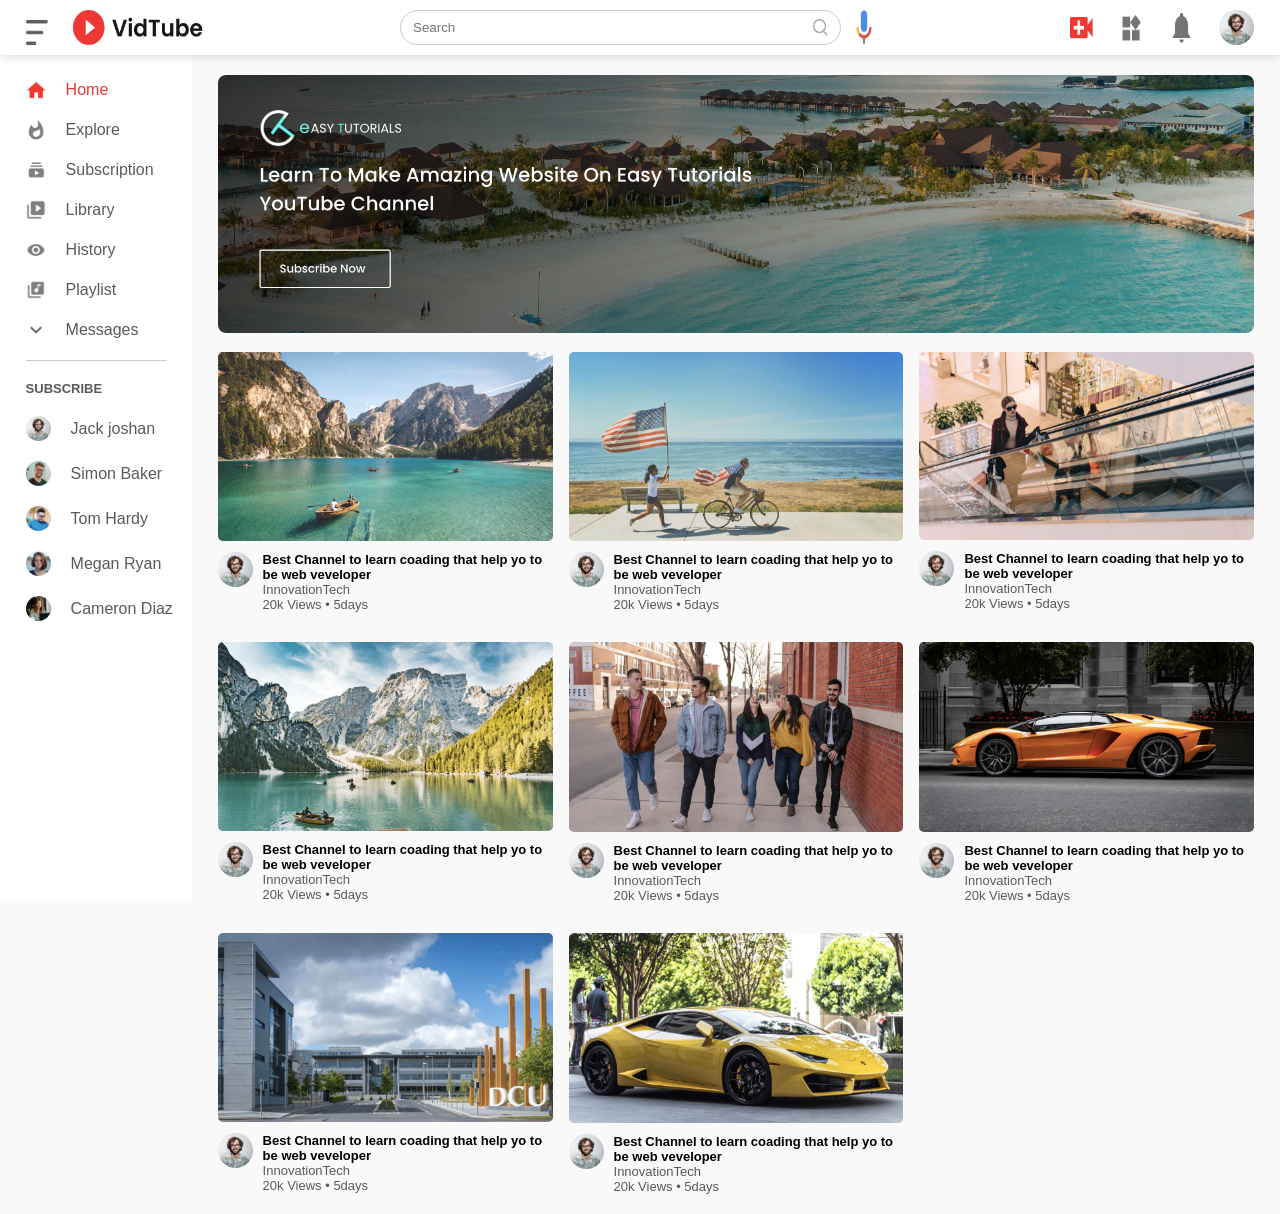
<file: index.html>
<!DOCTYPE html>
<html lang="en">
<head>
    <meta charset="UTF-8">
    <meta name="viewport" content="width=device-width, initial-scale=1.0">
    <title>Youtub clone</title>
    <link rel="stylesheet" href="style.css">
</head>
<body>
<!---------[1] navbar---------------->
    <nav class="flex-div">
        <!-- left nav -->
        <div class="nav-left flex-div">
            <img src="images/menu.png" class="menu-icon">
            <img src="images/logo.png" class="logo">
        </div>

        <!-- middle nav -->
        <div class="nav-middle flex-div">
            <div class="search-box flex-div">
                <input type="text" placeholder="Search">
                <img src="images/search.png" >
            </div>
            <img src="images/voice-search.png" class="mic-icon">
        </div>
        
        <!-- right nav -->
        <div class="nav-right flex-div">
            <img src="images/upload.png">
            <img src="images/more.png" >
            <img src="images/notification.png" >
            <img src="images/Jack.png" class="user-icon">
        </div>
    </nav>
<!---------[2] sidebar---------------->
    <div class="sidebar">
        <div class="shortcut-links">
            <a href=""><img src="images/home.png"><p>Home</p></a>
            <a href=""><img src="images/explore.png"><p>Explore</p></a>
            <a href=""><img src="images/subscriprion.png"><p>Subscription</p></a>
            <a href=""><img src="images/library.png"><p>Library</p></a>
            <a href=""><img src="images/history.png"><p>History</p></a>
            <a href=""><img src="images/playlist.png"><p>Playlist</p></a>
            <a href=""><img src="images/show-more.png"><p>Messages</p></a>
            <hr>
        </div>
        <!-- subscribe list -->
        <div class="subscribe-list">
            <h3>SUBSCRIBE</h3>
            <a href=""><img src="images/Jack.png"><p>Jack joshan</p></a>
            <a href=""><img src="images/simon.png"><p>Simon Baker</p></a>
            <a href=""><img src="images/tom.png"><p>Tom Hardy</p></a>
            <a href=""><img src="images/megan.png"><p>Megan Ryan</p></a>
            <a href=""><img src="images/cameron.png"><p>Cameron Diaz</p></a>
        </div>
    </div>

<!---------------[3] main ----------------------->
    <div class="container">
        <div class="banner">
            <img src="images/banner.png">
        </div>
        <div class="list-container">
            <div class="vid-list">
                <a href="play-video.html"><img src="images/thumbnail1.png" class="thumbnail" ></a>
                <div class="flex-div">
                    <img src="images/Jack.png">
                    <div class="vid-info">
                        <a href="play-video.html">Best Channel to learn coading that help yo to be web veveloper</a>
                        <p>InnovationTech</p>
                        <p>20k Views &bull; 5days</p>
                    </div>
                </div>
            </div>
            <div class="vid-list">
                <a href=""><img src="images/thumbnail2.png" class="thumbnail" ></a>
                <div class="flex-div">
                    <img src="images/Jack.png">
                    <div class="vid-info">
                        <a href="">Best Channel to learn coading that help yo to be web veveloper</a>
                        <p>InnovationTech</p>
                        <p>20k Views &bull; 5days</p>
                    </div>
                </div>
            </div>
            <div class="vid-list">
                <a href=""><img src="images/thumbnail3.png" class="thumbnail" ></a>
                <div class="flex-div">
                    <img src="images/Jack.png">
                    <div class="vid-info">
                        <a href="">Best Channel to learn coading that help yo to be web veveloper</a>
                        <p>InnovationTech</p>
                        <p>20k Views &bull; 5days</p>
                    </div>
                </div>
            </div>
            <div class="vid-list">
                <a href=""><img src="images/thumbnail4.png" class="thumbnail" ></a>
                <div class="flex-div">
                    <img src="images/Jack.png">
                    <div class="vid-info">
                        <a href="">Best Channel to learn coading that help yo to be web veveloper</a>
                        <p>InnovationTech</p>
                        <p>20k Views &bull; 5days</p>
                    </div>
                </div>
            </div>
            <div class="vid-list">
                <a href=""><img src="images/thumbnail5.png" class="thumbnail" ></a>
                <div class="flex-div">
                    <img src="images/Jack.png">
                    <div class="vid-info">
                        <a href="">Best Channel to learn coading that help yo to be web veveloper</a>
                        <p>InnovationTech</p>
                        <p>20k Views &bull; 5days</p>
                    </div>
                </div>
            </div>
            <div class="vid-list">
                <a href=""><img src="images/thumbnail6.png" class="thumbnail" ></a>
                <div class="flex-div">
                    <img src="images/Jack.png">
                    <div class="vid-info">
                        <a href="">Best Channel to learn coading that help yo to be web veveloper</a>
                        <p>InnovationTech</p>
                        <p>20k Views &bull; 5days</p>
                    </div>
                </div>
            </div>
            <div class="vid-list">
                <a href=""><img src="images/thumbnail7.png" class="thumbnail" ></a>
                <div class="flex-div">
                    <img src="images/Jack.png">
                    <div class="vid-info">
                        <a href="">Best Channel to learn coading that help yo to be web veveloper</a>
                        <p>InnovationTech</p>
                        <p>20k Views &bull; 5days</p>
                    </div>
                </div>
            </div>
            <div class="vid-list">
                <a href=""><img src="images/thumbnail8.png" class="thumbnail" ></a>
                <div class="flex-div">
                    <img src="images/Jack.png">
                    <div class="vid-info">
                        <a href="">Best Channel to learn coading that help yo to be web veveloper</a>
                        <p>InnovationTech</p>
                        <p>20k Views &bull; 5days</p>
                    </div>
                </div>
            </div>

    </div>
<!--  -->
<script src="script.js"></script>
</body>
</html>
</file>
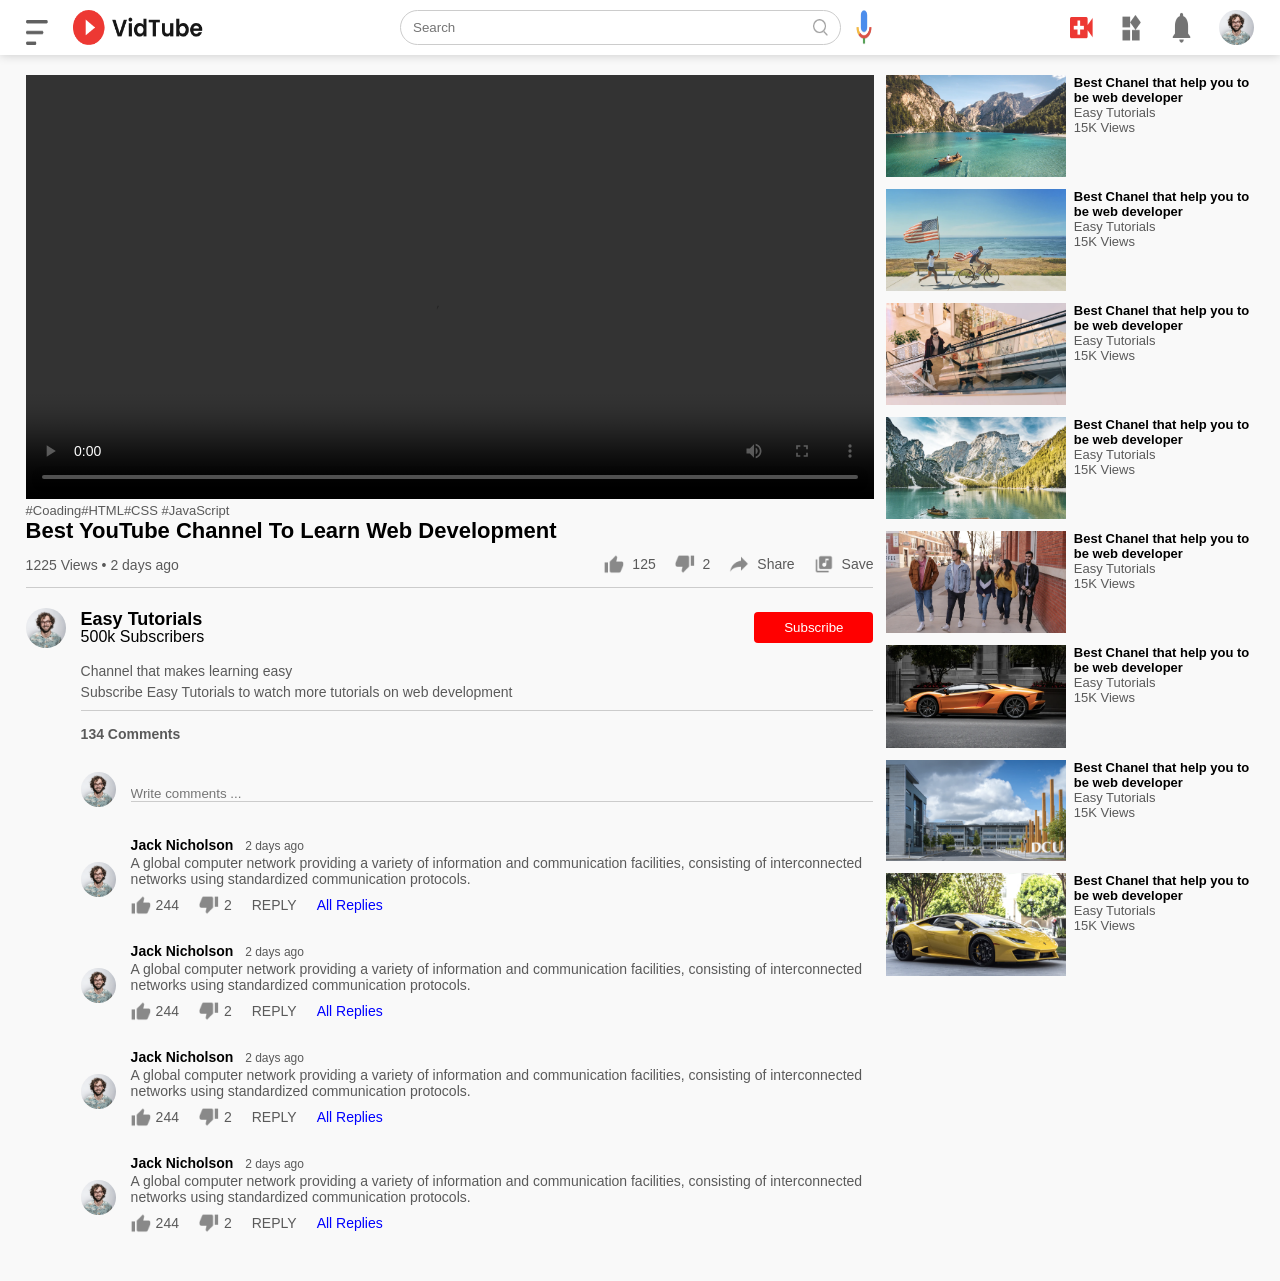
<file: play-video.html>
<!DOCTYPE html>
<html lang="en">
<head>
    <meta charset="UTF-8">
    <meta name="viewport" content="width=device-width, initial-scale=1.0">
    <title>Play Video - Easy Tutorials Youtub Channel</title>
    <link rel="stylesheet" href="style.css">
</head>
<body>
    <!---------[1] navbar---------------->
    <nav class="flex-div">
        <!-- left nav -->
        <div class="nav-left flex-div">
            <img src="images/menu.png" class="menu-icon">
            <img src="images/logo.png" class="logo">
        </div>

        <!-- middle nav -->
        <div class="nav-middle flex-div">
            <div class="search-box flex-div">
                <input type="text" placeholder="Search">
                <img src="images/search.png" >
            </div>
            <img src="images/voice-search.png" class="mic-icon">
        </div>
        
        <!-- right nav -->
        <div class="nav-right flex-div">
            <img src="images/upload.png">
            <img src="images/more.png" >
            <img src="images/notification.png" >
            <img src="images/Jack.png" class="user-icon">
        </div>
    </nav>
    
    <div class="container play-container">
        <div class="row">
            <div class="play-video">
                <video controls autoplay>
                    <source src="images/video.mp4" type="video/mp4">
                </video>
                <div class="tags">
                    <a href="">#Coading</a><a href="">#HTML</a><a href="">#CSS</a>
                    <a href="">#JavaScript</a>
                </div>
                <h3>Best YouTube Channel To Learn Web Development</h3>
                <div class="play-video-info">
                    <p>1225 Views &bull; 2 days ago</p>
                    <div>
                        <a href=""><img src="images/like.png">125</a>
                        <a href=""><img src="images/dislike.png">2</a>
                        <a href=""><img src="images/share.png">Share</a>
                        <a href=""><img src="images/save.png">Save</a>
                    </div>
                </div>
                <hr>
                <div class="plublisher">
                    <img src="images/Jack.png">
                    <div>
                        <p>Easy Tutorials</p>
                        <span>500k Subscribers</span>
                    </div>
                    <button type="button">Subscribe</button>
                </div>
                <div class="vid-description">
                    <p>Channel that makes learning easy</p>
                    <p>Subscribe Easy Tutorials to watch more tutorials on web development</p>
                    <hr>
                    <h4>134 Comments</h4>
                    <div class="add-comment">                    
                        <img src="images/Jack.png">
                        <input type="text" placeholder="Write comments ... ">
                    </div>
                    
                    <div class="old-comment">
                        <img src="images/Jack.png">
                        <div>
                            <h3>Jack Nicholson <span>2 days ago</span></h3>
                            <p> A global computer network providing a variety of information
                                and communication facilities, consisting of interconnected
                                networks using standardized communication protocols.
                            </p>
                            <div class="acomment-action">
                                <img src="images/like.png" >
                                <span>244</span>
                                <img src="images/dislike.png">
                                <span>2</span>
                                <span>REPLY</span>
                                <a href="">All Replies</a>
                            </div>
                        </div>
                    </div>
                    <div class="old-comment">
                        <img src="images/Jack.png">
                        <div>
                            <h3>Jack Nicholson <span>2 days ago</span></h3>
                            <p> A global computer network providing a variety of information
                                and communication facilities, consisting of interconnected
                                networks using standardized communication protocols.
                            </p>
                            <div class="acomment-action">
                                <img src="images/like.png" >
                                <span>244</span>
                                <img src="images/dislike.png">
                                <span>2</span>
                                <span>REPLY</span>
                                <a href="">All Replies</a>
                            </div>
                        </div>
                    </div>
                    <div class="old-comment">
                        <img src="images/Jack.png">
                        <div>
                            <h3>Jack Nicholson <span>2 days ago</span></h3>
                            <p> A global computer network providing a variety of information
                                and communication facilities, consisting of interconnected
                                networks using standardized communication protocols.
                            </p>
                            <div class="acomment-action">
                                <img src="images/like.png" >
                                <span>244</span>
                                <img src="images/dislike.png">
                                <span>2</span>
                                <span>REPLY</span>
                                <a href="">All Replies</a>
                            </div>
                        </div>
                    </div>
                    <div class="old-comment">
                        <img src="images/Jack.png">
                        <div>
                            <h3>Jack Nicholson <span>2 days ago</span></h3>
                            <p> A global computer network providing a variety of information
                                and communication facilities, consisting of interconnected
                                networks using standardized communication protocols.
                            </p>
                            <div class="acomment-action">
                                <img src="images/like.png" >
                                <span>244</span>
                                <img src="images/dislike.png">
                                <span>2</span>
                                <span>REPLY</span>
                                <a href="">All Replies</a>
                            </div>
                        </div>
                    </div>
                </div>
            </div>
            <!------------- right side video list ------------- -->
            <div class="right-sidebar">

                <div class="side-video-list">
                    <a href="" class="small-thumbnail"><img src="images/thumbnail1.png"></a>
                    <div class="vid-info">
                        <a href="">Best Chanel that help you to be web developer</a>
                        <p>Easy Tutorials</p>
                        <p>15K Views</p>
                    </div>
                </div>
                <div class="side-video-list">
                    <a href="" class="small-thumbnail"><img src="images/thumbnail2.png"></a>
                    <div class="vid-info">
                        <a href="">Best Chanel that help you to be web developer</a>
                        <p>Easy Tutorials</p>
                        <p>15K Views</p>
                    </div>
                </div>
                <div class="side-video-list">
                    <a href="" class="small-thumbnail"><img src="images/thumbnail3.png"></a>
                    <div class="vid-info">
                        <a href="">Best Chanel that help you to be web developer</a>
                        <p>Easy Tutorials</p>
                        <p>15K Views</p>
                    </div>
                </div>
                <div class="side-video-list">
                    <a href="" class="small-thumbnail"><img src="images/thumbnail4.png"></a>
                    <div class="vid-info">
                        <a href="">Best Chanel that help you to be web developer</a>
                        <p>Easy Tutorials</p>
                        <p>15K Views</p>
                    </div>
                </div>
                <div class="side-video-list">
                    <a href="" class="small-thumbnail"><img src="images/thumbnail5.png"></a>
                    <div class="vid-info">
                        <a href="">Best Chanel that help you to be web developer</a>
                        <p>Easy Tutorials</p>
                        <p>15K Views</p>
                    </div>
                </div>
                <div class="side-video-list">
                    <a href="" class="small-thumbnail"><img src="images/thumbnail6.png"></a>
                    <div class="vid-info">
                        <a href="">Best Chanel that help you to be web developer</a>
                        <p>Easy Tutorials</p>
                        <p>15K Views</p>
                    </div>
                </div>
                <div class="side-video-list">
                    <a href="" class="small-thumbnail"><img src="images/thumbnail7.png"></a>
                    <div class="vid-info">
                        <a href="">Best Chanel that help you to be web developer</a>
                        <p>Easy Tutorials</p>
                        <p>15K Views</p>
                    </div>
                </div>
                <div class="side-video-list">
                    <a href="" class="small-thumbnail"><img src="images/thumbnail8.png"></a>
                    <div class="vid-info">
                        <a href="">Best Chanel that help you to be web developer</a>
                        <p>Easy Tutorials</p>
                        <p>15K Views</p>
                    </div>
                </div>
            </div>   
            
        </div>
    </div>
</body>
</html>
</file>
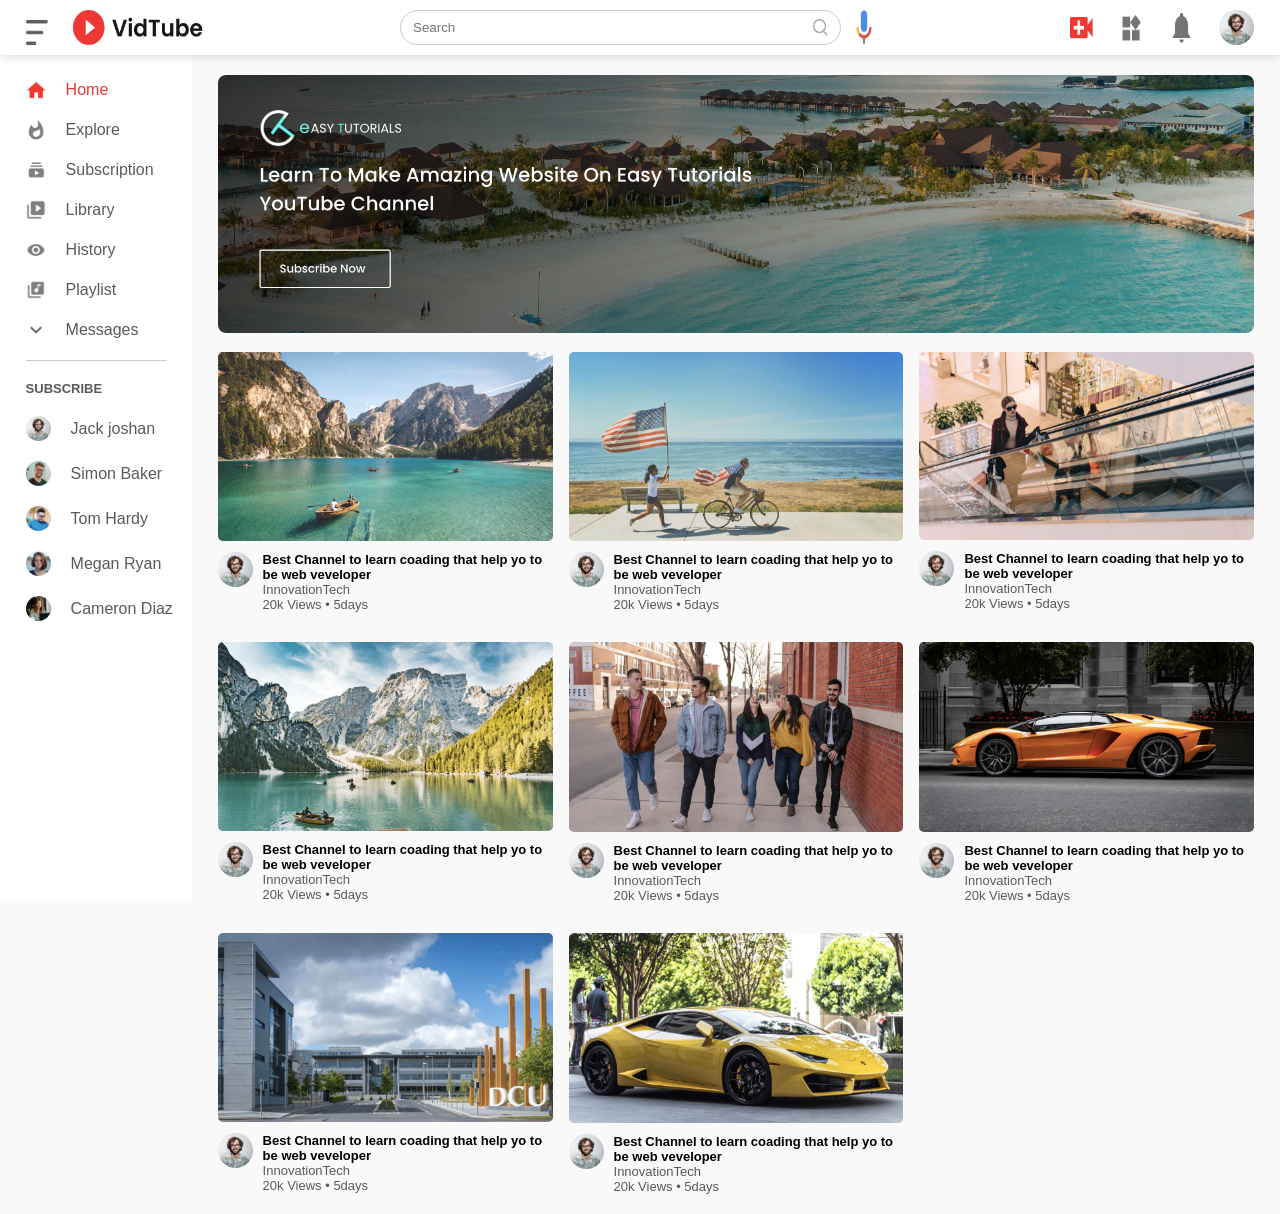
<file: youtub_clone.html>
<!DOCTYPE html>
<html lang="en">
<head>
    <meta charset="UTF-8">
    <meta name="viewport" content="width=device-width, initial-scale=1.0">
    <title>Youtub clone</title>
    <link rel="stylesheet" href="youtub_clone.css">
</head>
<body>
<!---------[1] navbar---------------->
    <nav class="flex-div">
        <!-- left nav -->
        <div class="nav-left flex-div">
            <img src="images/menu.png" class="menu-icon">
            <img src="images/logo.png" class="logo">
        </div>

        <!-- middle nav -->
        <div class="nav-middle flex-div">
            <div class="search-box flex-div">
                <input type="text" placeholder="Search">
                <img src="images/search.png" >
            </div>
            <img src="images/voice-search.png" class="mic-icon">
        </div>
        
        <!-- right nav -->
        <div class="nav-right flex-div">
            <img src="images/upload.png">
            <img src="images/more.png" >
            <img src="images/notification.png" >
            <img src="images/Jack.png" class="user-icon">
        </div>
    </nav>
<!---------[2] sidebar---------------->
    <div class="sidebar">
        <div class="shortcut-links">
            <a href=""><img src="images/home.png"><p>Home</p></a>
            <a href=""><img src="images/explore.png"><p>Explore</p></a>
            <a href=""><img src="images/subscriprion.png"><p>Subscription</p></a>
            <a href=""><img src="images/library.png"><p>Library</p></a>
            <a href=""><img src="images/history.png"><p>History</p></a>
            <a href=""><img src="images/playlist.png"><p>Playlist</p></a>
            <a href=""><img src="images/show-more.png"><p>Messages</p></a>
            <hr>
        </div>
        <!-- subscribe list -->
        <div class="subscribe-list">
            <h3>SUBSCRIBE</h3>
            <a href=""><img src="images/Jack.png"><p>Jack joshan</p></a>
            <a href=""><img src="images/simon.png"><p>Simon Baker</p></a>
            <a href=""><img src="images/tom.png"><p>Tom Hardy</p></a>
            <a href=""><img src="images/megan.png"><p>Megan Ryan</p></a>
            <a href=""><img src="images/cameron.png"><p>Cameron Diaz</p></a>
        </div>
    </div>

<!---------------[3] main ----------------------->
    <div class="container">
        <div class="banner">
            <img src="images/banner.png">
        </div>
        <div class="list-container">
            <div class="vid-list">
                <a href=""><img src="images/thumbnail1.png" class="thumbnail" ></a>
                <div class="flex-div">
                    <img src="images/Jack.png">
                    <div class="vid-info">
                        <a href="">Best Channel to learn coading that help yo to be web veveloper</a>
                        <p>InnovationTech</p>
                        <p>20k Views &bull; 5days</p>
                    </div>
                </div>
            </div>
            <div class="vid-list">
                <a href=""><img src="images/thumbnail2.png" class="thumbnail" ></a>
                <div class="flex-div">
                    <img src="images/Jack.png">
                    <div class="vid-info">
                        <a href="">Best Channel to learn coading that help yo to be web veveloper</a>
                        <p>InnovationTech</p>
                        <p>20k Views &bull; 5days</p>
                    </div>
                </div>
            </div>
            <div class="vid-list">
                <a href=""><img src="images/thumbnail3.png" class="thumbnail" ></a>
                <div class="flex-div">
                    <img src="images/Jack.png">
                    <div class="vid-info">
                        <a href="">Best Channel to learn coading that help yo to be web veveloper</a>
                        <p>InnovationTech</p>
                        <p>20k Views &bull; 5days</p>
                    </div>
                </div>
            </div>
            <div class="vid-list">
                <a href=""><img src="images/thumbnail4.png" class="thumbnail" ></a>
                <div class="flex-div">
                    <img src="images/Jack.png">
                    <div class="vid-info">
                        <a href="">Best Channel to learn coading that help yo to be web veveloper</a>
                        <p>InnovationTech</p>
                        <p>20k Views &bull; 5days</p>
                    </div>
                </div>
            </div>
            <div class="vid-list">
                <a href=""><img src="images/thumbnail5.png" class="thumbnail" ></a>
                <div class="flex-div">
                    <img src="images/Jack.png">
                    <div class="vid-info">
                        <a href="">Best Channel to learn coading that help yo to be web veveloper</a>
                        <p>InnovationTech</p>
                        <p>20k Views &bull; 5days</p>
                    </div>
                </div>
            </div>
            <div class="vid-list">
                <a href=""><img src="images/thumbnail6.png" class="thumbnail" ></a>
                <div class="flex-div">
                    <img src="images/Jack.png">
                    <div class="vid-info">
                        <a href="">Best Channel to learn coading that help yo to be web veveloper</a>
                        <p>InnovationTech</p>
                        <p>20k Views &bull; 5days</p>
                    </div>
                </div>
            </div>
            <div class="vid-list">
                <a href=""><img src="images/thumbnail7.png" class="thumbnail" ></a>
                <div class="flex-div">
                    <img src="images/Jack.png">
                    <div class="vid-info">
                        <a href="">Best Channel to learn coading that help yo to be web veveloper</a>
                        <p>InnovationTech</p>
                        <p>20k Views &bull; 5days</p>
                    </div>
                </div>
            </div>
            <div class="vid-list">
                <a href=""><img src="images/thumbnail8.png" class="thumbnail" ></a>
                <div class="flex-div">
                    <img src="images/Jack.png">
                    <div class="vid-info">
                        <a href="">Best Channel to learn coading that help yo to be web veveloper</a>
                        <p>InnovationTech</p>
                        <p>20k Views &bull; 5days</p>
                    </div>
                </div>
            </div>

    </div>
<!--  -->
<script src="script.js"></script>
</body>
</html>
</file>
<file: style.css>
*{
    margin: 0;
    padding: 0;
    font-family: poppins,sans-serif;
    box-sizing: border-box;
}
a{
    text-decoration: none;
    color: #5a5a5a;
}

img{
    cursor:pointer;
}
/*--------design nav section---------1 */
.flex-div{
    display: flex;
}
nav{
    padding: 10px 2%;
    /* height: 50px; */
    justify-content: space-between;
    box-shadow: 0 0 10px rgba(0, 0,0,0.2);
    background: #ffffff;
    position:sticky;
    top:0;
    z-index: 10; 
}
/* right nav */
.nav-right img{
    width: 25px;
    margin-right: 25px;
}
.nav-right .user-icon{
    width: 35px;
    border-radius: 50%;
    margin-right: 0;
}

/* left nav */
.nav-left .menu-icon{
    width: 22px;
    margin-right: 25px;
    margin-top: 10px;     /* extra */
    height: 25px;         /* extra */
}
.nav-left .logo{
    width: 130px;
}
/* middle nav */
.nav-middle .mic-icon{
    width: 16px;
}
.nav-middle .search-box{
    border: 1px solid #ccc;
    margin-right: 15px;
    padding: 8px 12px;
    border-radius: 25px;
}
.nav-middle .search-box input{
    width: 400px;
    border:0;
    outline: 0;
    background: transparent;
}
.nav-middle .search-box img{
    width: 15px;
}

/* -----------sidebar----------------- */
.sidebar{
    background: #fff;
    width: 15%;
    height: 100vh;
    position: fixed;
    top: 0;
    padding-left: 2%;
    padding-top: 80px;
}
.shortcut-links a img{
    width: 20px;
    margin-right: 20px;
}


.shortcut-links a{
    display: flex;
    align-items: center;
    margin-bottom: 20px;
    width: fix-content;
    flex-wrap: wrap;
}
.shortcut-links a:first-child{
    color: #ed3833;
}
.sidebar hr{
    border: 0;
    height: 1px;
    background: #ccc;
    width: 85%;
}

.subscribe-list h3{
    font-size: 13px;
    margin: 20px 0;
    color: #5a5a5a;
}
.subscribe-list a{
    display: flex;
    align-items: center;
    margin-bottom: 20px;
    width: fit-content;
    flex-wrap: wrap;
}
.subscribe-list a img{
    width:25px;
    border-radius: 50%;
    margin-right: 20px;
}
/* menu icon working class present in js only */
.small-sidebar{
    width: 5%;
}
.small-sidebar a p{
    display: none;
}
.small-sidebar h3{
    display: none;
}
.small-sidebar hr{
    width: 50%;
    margin-bottom: 25px;
}
/* ----- main------------------ */
.container{
    background: #f9f9f9;
    padding-left: 17%;
    padding-right: 2%;
    padding-top: 20px;
    padding-bottom: 20px;
}
/* large-container class present in js code */
.large-container{
     padding-left: 6%;
}
.banner{
    width: 100%;
}
.banner img{
    width: 100%;
    border-radius: 8px;
}

.list-container{
    display: grid;
    grid-template-columns: repeat(auto-fit,minmax(250px,1fr));
    grid-column-gap: 16px;
    grid-row-gap: 30px ;
    margin-top: 15px;
} 

.vid-list .thumbnail{
    width: 100%;
    border-radius: 5px;
}
.vid-list .flex-div{
    align-items: flex-start;
    margin-top: 7px;
}
.vid-list .flex-div img{
    width: 35px;
    margin-right: 10px;
    border-radius: 50%;
}

.vid-info{
    color: #5a5a5a;
    font-size: 13px;
} 

.vid-info a{
    color: #000;
    font-weight: 600;
    display: bolck;
    margin-bottom: 5px;
}

@media(max-width:900px){
    .menu-icon{
        display: none;
    }
    .sidebar{
        display: none;
    }
    .container, .large-container{
        padding-left: 5%;
        padding-right: 5%;
    }
    .nav-right img{
        display: none;
    }
    .nav-right .user-icon{
        display: block;
        width: 30px;
    }
    .nav-middle .search-box input{
        width: 100px;
    }
    .nav-middle .mic-icon{
        display: none;
    }
    .logo{
        width: 90px;
    }
}
/* --------------play video page ----------- */

.play-container{
    padding-left: 2%;
}
.row{
    display: flex;
    justify-content: space-between;
    flex-wrap: wrap;
}
.play-video{
    flex-basis: 69%;
}
.right-sidebar{
    flex-basis: 30%;
}
.play-video video{
    width: 100%;
}
.side-video-list{
    display: flex;
    justify-content: space-between;
    margin-bottom: 8px;
}
.side-video-list img{
    width: 100%;
}
.side-video-list .small-thumbnail{
    flex-basis: 49%;

}
.side-video-list .vid-info{
    flex-basis: 49%;
}

.play-video .tags{
    color: #0000ff;
    font-size: 13px;
}
.play-video h3{
    font-weight: 600;
    font-size: 22px;
}

/* ------------- */

.play-video .play-video-info{
    display: flex;
    align-items: center;
    justify-content: space-between;
    flex-wrap: wrap;
    margin-top: 10px;
    font-size: 14px;
    color: #5a5a5a;
}
.play-video .play-video-info a img{
    width: 20px;
    margin-right: 8px;
}
.play-video .play-video-info a{
    display: inline-flex;
    align-items: center;
    margin-left: 15px;
}
.play-video hr{
    border:0;
    height: 1px;
    background: #ccc;
    margin: 10px 0;
}
.plublisher{
    display: flex;
    align-items: center;
    margin-top: 20px;
}
.plublisher div{
    flex: 1;
    line-height: 18px;
}
.plublisher img{
    width: 40px;
    border-radius: 50%;
    margin-right: 15px;
}
.plublisher div p{
    color: #000;
    font-weight: 600;
    font-size: 18px;
}

.plublisherI div span{
    font-size: 13px;
    color: #5a5a5a;
}
.plublisher button{
    background: red;
    color: #fff;
    padding: 8px 30px;
    border: 0;
    outline: 0;
    border-radius: 4px;
    cursor: pointer;
}
.vid-description{
    padding-left: 55px;
    margin: 15px 0;
}

.vid-description p{
    font-size: 14px;
    margin-bottom: 5px;
    color: #5a5a5a;
}
.vid-description h4{
    font-size: 14px;
    color: #5a5a5a;
    margin-top: 15px;
}
.add-comment{
    display: flex;
    align-items: center;
    margin: 30px 0;
}

.add-comment img{
    width: 35px;
    border-radius: 50%;
    margin-right: 15px;
}

.add-comment input{
    border: 0;
    outline: 0;
    border-bottom: 1px solid #ccc;
    width: 100%;
    padding-top: 10px;
    background: transparent;
}
.old-comment{
    display: flex;
    align-items: center;
    margin: 20px 0;
}
.old-comment img{
    width: 35px;
    border-radius: 50%;
    margin-right: 15px;
}
.old-comment h3{
    font-size: 14px;
    margin-bottom: 2px;
}

.old-comment h3 span{
    font-size: 12px;
    color: #5a5a5a;
    font-weight: 500;
    margin-left: 8px;
}
.old-comment .acomment-action{
    display: flex;
    align-items: center;
    margin: 8px 0;
    font-size: 14px;
}
.old-comment .acomment-action img{
    border-radius: 0;
    width: 20px;
    margin-right: 5px;
}
.old-comment .acomment-action span{
    margin-right: 20px;
    color: #5a5a5a;
}
.old-comment .acomment-action a{
    color: #0000ff;
}
@media (max-width: 900px){
    .play-video{
        flex-basis: 100%;
    }

    .right-sidebar{
        flex-basis: 100%;
    }

    .play-container{
        padding-left: 5%;
    }
    .vid-description{
        padding-left: 0;  
    }

    .play-video .play-video-info a{
        margin-left: 0;
        margin-right: 15px;
        margin-top: 15px;
    }
}
</file>
<file: youtub_clone.css>
*{
    margin: 0;
    padding: 0;
    font-family: poppins,sans-serif;
    box-sizing: border-box;
}
a{
    text-decoration: none;
    color: #5a5a5a;
}

img{
    cursor:pointer;
}
/*--------design nav section---------1 */
.flex-div{
    display: flex;
}
nav{
    padding: 10px 2%;
    /* height: 50px; */
    justify-content: space-between;
    box-shadow: 0 0 10px rgba(0, 0,0,0.2);
    background: #ffffff;
    position:sticky;
    top:0;
    z-index: 10; 

}

/* right nav */
.nav-right img{
    width: 25px;
    margin-right: 25px;
}
.nav-right .user-icon{
    width: 35px;
    border-radius: 50%;
    margin-right: 0;
}

/* left nav */
.nav-left .menu-icon{
    width: 22px;
    margin-right: 25px;
    margin-top: 10px;     /* extra */
    height: 25px;         /* extra */
}
.nav-left .logo{
    width: 130px;
}

/* middle nav */
.nav-middle .mic-icon{
    width: 16px;
}
.nav-middle .search-box{
    border: 1px solid #ccc;
    margin-right: 15px;
    padding: 8px 12px;
    border-radius: 25px;
}
.nav-middle .search-box input{
    width: 400px;
    border:0;
    outline: 0;
    background: transparent;
}
.nav-middle .search-box img{
    width: 15px;
}

/* -----------sidebar----------------- */
.sidebar{
    background: #fff;
    width: 15%;
    height: 100vh;
    position: fixed;
    top: 0;
    padding-left: 2%;
    padding-top: 80px;
}

.shortcut-links a img{
    width: 20px;
    margin-right: 20px;
}


.shortcut-links a{
    display: flex;
    align-items: center;
    margin-bottom: 20px;
    width: fix-content;
    flex-wrap: wrap;
}

.shortcut-links a:first-child{
    color: #ed3833;
}

.sidebar hr{
    border: 0;
    height: 1px;
    background: #ccc;
    width: 85%;
}

.subscribe-list h3{
    font-size: 13px;
    margin: 20px 0;
    color: #5a5a5a;
}

.subscribe-list a{
    display: flex;
    align-items: center;
    margin-bottom: 20px;
    width: fit-content;
    flex-wrap: wrap;
}
.subscribe-list a img{
    width:25px;
    border-radius: 50%;
    margin-right: 20px;
}
/* menu icon working class present in js only */
.small-sidebar{
    width: 5%;
}
.small-sidebar a p{
    display: none;
}
.small-sidebar h3{
    display: none;
}

.small-sidebar hr{
    width: 50%;
    margin-bottom: 25px;
}

/* ----- main------------------ */

.container{
    background: #f9f9f9;
    padding-left: 17%;
    padding-right: 2%;
    padding-top: 20px;
    padding-bottom: 20px;
}
/* large-container class present in js code */
.large-container{
     padding-left: 6%;
}


.banner{
    width: 100%;
}
.banner img{
    width: 100%;
    border-radius: 8px;
}

.list-container{
    display: grid;
    grid-template-columns: repeat(auto-fit,minmax(250px,1fr));
    grid-column-gap: 16px;
    grid-row-gap: 30px ;
    margin-top: 15px;
} 

.vid-list .thumbnail{
    width: 100%;
    border-radius: 5px;
}

.vid-list .flex-div{
    align-items: flex-start;
    margin-top: 7px;
}

.vid-list .flex-div img{
    width: 35px;
    margin-right: 10px;
    border-radius: 50%;
}

.vid-info{
    color: #5a5a5a;
    font-size: 13px;
} 

.vid-info a{
    color: #000;
    font-weight: 600;
    display: bolck;
    margin-bottom: 5px;
}

@media(max-width:900px){
    .menu-icon{
        display: none;
    }
    .sidebar{
        display: none;
    }
    .container, .large-container{
        padding-left: 5%;
        padding-right: 5%;
    }
    .nav-right img{
        display: none;
    }
    .nav-right .user-icon{
        display: block;
        width: 30px;
    }
    .nav-middle .search-box input{
        width: 100px;
    }
    .nav-middle .mic-icon{
        display: none;
    }
    .logo{
        width: 90px;
    }
}
</file>
